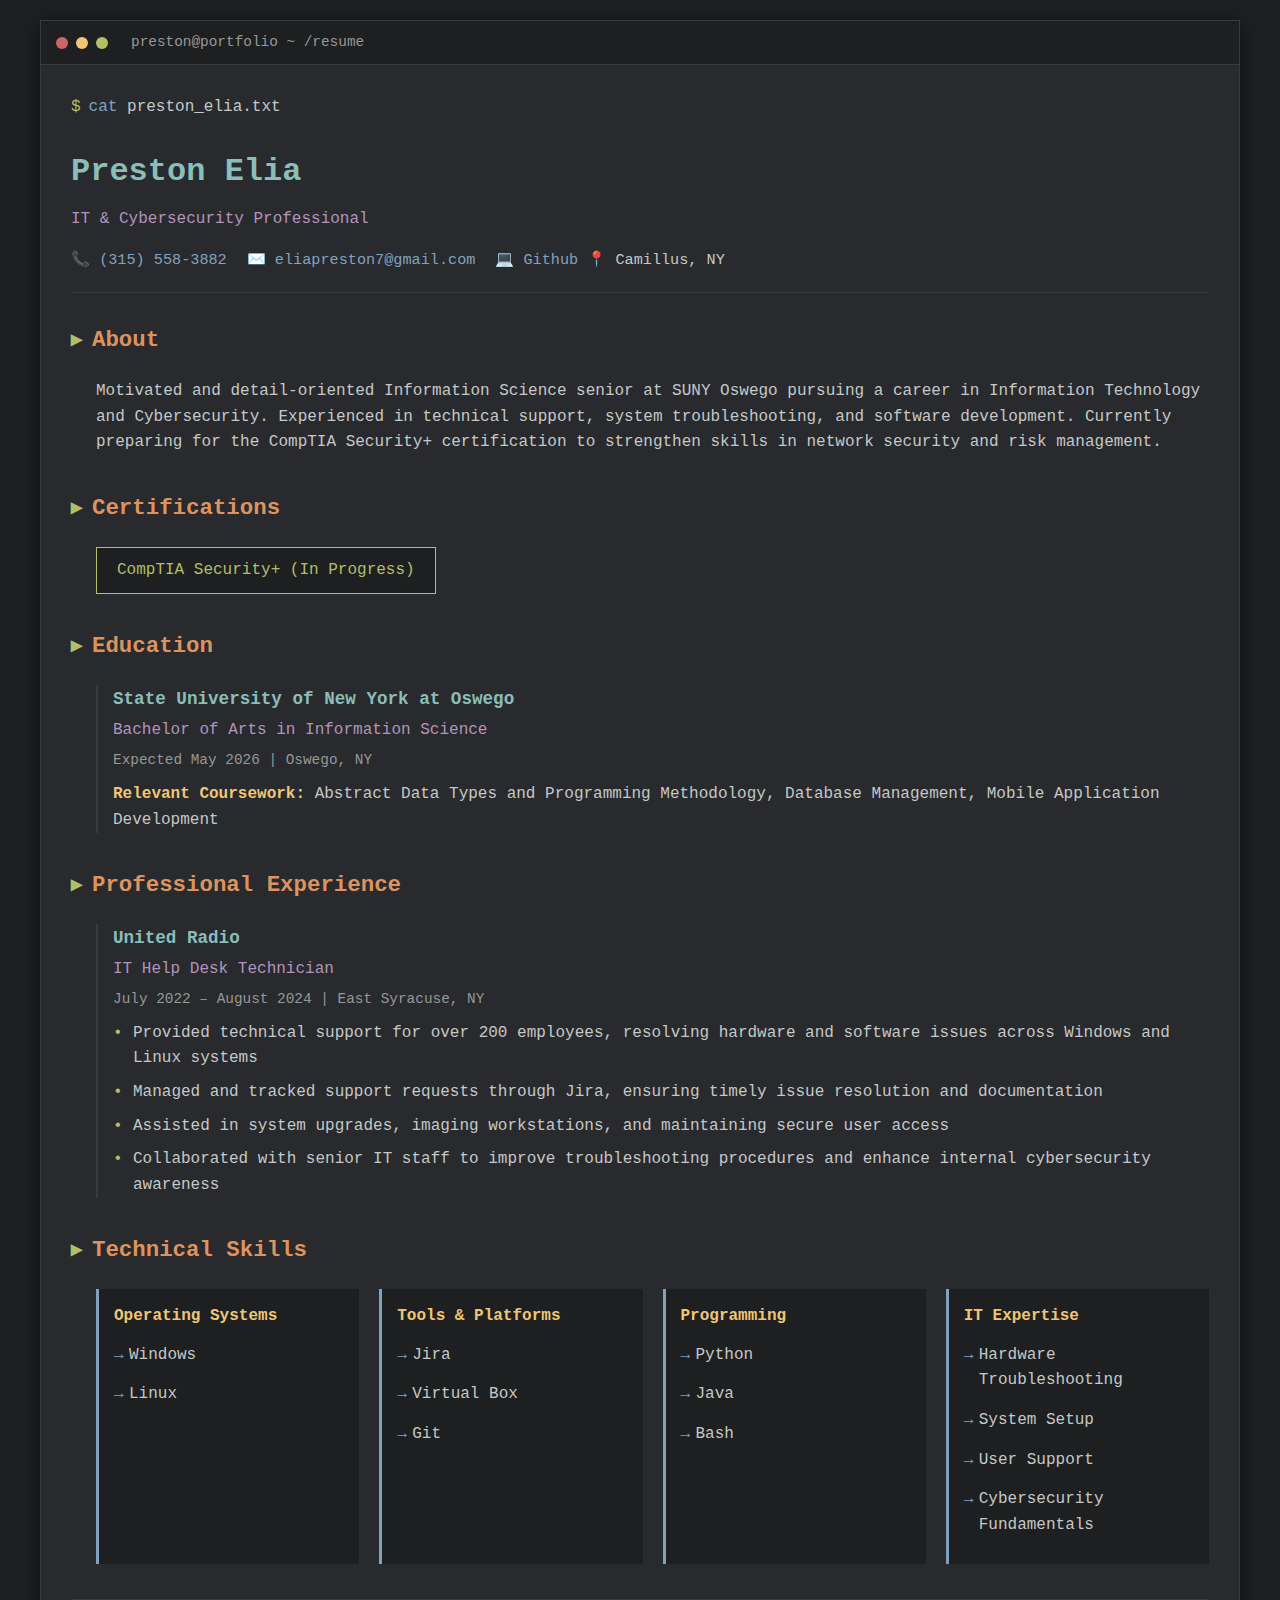
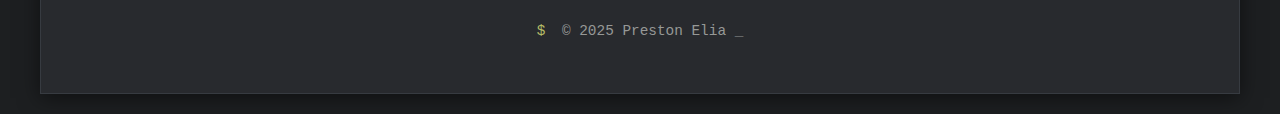
<file: index.html>
<!DOCTYPE html>
<html lang="en">
<head>
    <meta charset="UTF-8">
    <meta name="viewport" content="width=device-width, initial-scale=1.0">
    <title>Preston Elia - IT & Cybersecurity Professional</title>
    <link rel="icon" type="image/png" href="assets/tab_icon.png">
    <link rel="stylesheet" href="style.css">
</head>
<body>
    <div class="terminal">
        <div class="terminal-header">
            <span class="terminal-button btn-red"></span>
            <span class="terminal-button btn-yellow"></span>
            <span class="terminal-button btn-green"></span>
            <span class="terminal-title">preston@portfolio ~ /resume</span>
        </div>
        
        <div class="terminal-body">
            <header>
                <div><span class="prompt">$</span><span class="path">cat</span> preston_elia.txt</div>
                <br>
                <h1>Preston Elia</h1>
                <div class="subtitle">IT & Cybersecurity Professional</div>
                <div class="contact-info">
                    <span>📞 <a href="tel:3155583882">(315) 558-3882</a></span>
                    <span>✉️ <a href="mailto:eliapreston7@gmail.com">eliapreston7@gmail.com</a></span>
                    <span>💻 <a href= "https://github.com/2003pelia"> Github</a>
                    <span>📍 Camillus, NY</span>
                </div>
            </header>

            <section>
                <h2>About</h2>
                <div class="content-block">
                    <p>Motivated and detail-oriented Information Science senior at SUNY Oswego pursuing a career in Information Technology and Cybersecurity. Experienced in technical support, system troubleshooting, and software development. Currently preparing for the CompTIA Security+ certification to strengthen skills in network security and risk management.</p>
                </div>
            </section>

            <section>
                <h2>Certifications</h2>
                <div class="cert-badge">CompTIA Security+ (In Progress)</div>
            </section>

            <section>
                <h2>Education</h2>
                <div class="content-block">
                    <div class="experience-item">
                        <div class="company">State University of New York at Oswego</div>
                        <div class="job-title">Bachelor of Arts in Information Science</div>
                        <div class="date">Expected May 2026 | Oswego, NY</div>
                        <p style="margin-top: 8px;"><strong style="color: #f0c674;">Relevant Coursework:</strong> Abstract Data Types and Programming Methodology, Database Management, Mobile Application Development</p>
                    </div>
                </div>
            </section>

            <section>
                <h2>Professional Experience</h2>
                <div class="content-block">
                    <div class="experience-item">
                        <div class="company">United Radio</div>
                        <div class="job-title">IT Help Desk Technician</div>
                        <div class="date">July 2022 – August 2024 | East Syracuse, NY</div>
                        <ul>
                            <li>Provided technical support for over 200 employees, resolving hardware and software issues across Windows and Linux systems</li>
                            <li>Managed and tracked support requests through Jira, ensuring timely issue resolution and documentation</li>
                            <li>Assisted in system upgrades, imaging workstations, and maintaining secure user access</li>
                            <li>Collaborated with senior IT staff to improve troubleshooting procedures and enhance internal cybersecurity awareness</li>
                        </ul>
                    </div>


                </div>
            </section>

            <!-- <section>
                <h2>Projects</h2>
                <div class="content-block">
                    <div class="experience-item">
                        <div class="company">Project Name</div>
                        <div class="job-title">Brief Description</div>
                        <div class="date">Date</div>
                        <ul>
                            <li>Key feature or accomplishment</li>
                            <li>Technologies used</li>
                            <li>Link to GitHub or demo (optional)</li>
                        </ul>
                    </div>

                    <div class="experience-item">
                        <div class="company">Project Name</div>
                        <div class="job-title">Brief Description</div>
                        <div class="date">Date</div>
                        <ul>
                            <li>Key feature or accomplishment</li>
                            <li>Technologies used</li>
                            <li>Link to GitHub or demo (optional)</li>
                        </ul>
                    </div>
                </div>
            </section> -->

            <section>
                <h2>Technical Skills</h2>
                <div class="skills-grid">
                    <div class="skill-category">
                        <h3>Operating Systems</h3>
                        <ul class="skill-list">
                            <li>Windows</li>
                            <li>Linux</li>
                        </ul>
                    </div>
                    <div class="skill-category">
                        <h3>Tools & Platforms</h3>
                        <ul class="skill-list">
                            <li>Jira</li>
                            <li>Virtual Box</li>
                            <li>Git</li>
                        </ul>
                    </div>
                    <div class="skill-category">
                        <h3>Programming</h3>
                        <ul class="skill-list">
                            <li>Python</li>
                            <li>Java</li>
                            <li>Bash</li>
                        </ul>
                    </div>
                    <div class="skill-category">
                        <h3>IT Expertise</h3>
                        <ul class="skill-list">
                            <li>Hardware Troubleshooting</li>
                            <li>System Setup</li>
                            <li>User Support</li>
                            <li>Cybersecurity Fundamentals</li>
                        </ul>
                    </div>
                </div>
            </section>

            <footer>
                <span class="prompt">$</span> © 2025 Preston Elia <span class="blink">_</span>
            </footer>
        </div>
    </div>
</body>

</html>
</file>
<file: style.css>
* {
            margin: 0;
            padding: 0;
            box-sizing: border-box;
        }

        body {
            font-family: 'Consolas', 'Monaco', 'Courier New', monospace;
            line-height: 1.6;
            color: #c5c8c6;
            background: #1d1f21;
            padding: 20px;
        }

        .terminal {
            max-width: 1200px;
            margin: 0 auto;
            background: #282a2e;
            border: 1px solid #373b41;
            box-shadow: 0 4px 20px rgba(0,0,0,0.5);
        }

        .terminal-header {
            background: #1d1f21;
            padding: 10px 15px;
            border-bottom: 1px solid #373b41;
            display: flex;
            align-items: center;
            gap: 8px;
        }

        .terminal-button {
            width: 12px;
            height: 12px;
            border-radius: 50%;
            display: inline-block;
        }

        .btn-red { background: #cc6666; }
        .btn-yellow { background: #f0c674; }
        .btn-green { background: #b5bd68; }

        .terminal-title {
            margin-left: 15px;
            font-size: 0.9em;
            color: #969896;
        }

        .terminal-body {
            padding: 30px;
            min-height: 500px;
        }

        .prompt {
            color: #b5bd68;
            margin-right: 8px;
        }

        .path {
            color: #81a2be;
        }

        header {
            margin-bottom: 30px;
            padding-bottom: 20px;
            border-bottom: 1px solid #373b41;
        }

        h1 {
            font-size: 2em;
            color: #8abeb7;
            margin-bottom: 10px;
        }

        .subtitle {
            color: #b294bb;
            margin-bottom: 15px;
        }

        .contact-info {
            display: flex;
            gap: 20px;
            flex-wrap: wrap;
            font-size: 0.95em;
        }

        .contact-info span {
            color: #c5c8c6;
        }

        .contact-info a {
            color: #81a2be;
            text-decoration: none;
        }

        .contact-info a:hover {
            color: #b5bd68;
        }

        section {
            margin-bottom: 35px;
        }

        h2 {
            font-size: 1.4em;
            color: #de935f;
            margin-bottom: 20px;
            display: flex;
            align-items: center;
        }

        h2:before {
            content: "▸ ";
            color: #b5bd68;
            margin-right: 10px;
        }

        .content-block {
            padding-left: 25px;
            margin-bottom: 25px;
        }

        .experience-item {
            margin-bottom: 25px;
            padding-left: 15px;
            border-left: 2px solid #373b41;
        }

        .company {
            color: #8abeb7;
            font-weight: bold;
            font-size: 1.1em;
        }

        .job-title {
            color: #b294bb;
            margin: 5px 0;
        }

        .date {
            color: #969896;
            font-size: 0.9em;
            margin-bottom: 10px;
        }

        ul {
            list-style: none;
            padding-left: 0;
        }

        li {
            margin-bottom: 8px;
            color: #c5c8c6;
            padding-left: 20px;
            position: relative;
        }

        li:before {
            content: "•";
            color: #b5bd68;
            position: absolute;
            left: 0;
        }

        .skills-grid {
            display: grid;
            grid-template-columns: repeat(auto-fit, minmax(250px, 1fr));
            gap: 20px;
            padding-left: 25px;
        }

        .skill-category {
            background: #1d1f21;
            padding: 15px;
            border-left: 3px solid #81a2be;
        }

        .skill-category h3 {
            color: #f0c674;
            margin-bottom: 10px;
            font-size: 1em;
        }

        .skill-list {
            list-style: none;
            padding-left: 0;
        }

        .skill-list li {
            padding: 3px 0;
            padding-left: 15px;
        }

        .skill-list li:before {
            content: "→";
            color: #81a2be;
        }

        .cert-badge {
            display: inline-block;
            background: #1d1f21;
            color: #b5bd68;
            padding: 10px 20px;
            border: 1px solid #b5bd68;
            margin-left: 25px;
        }

        .blink {
            animation: blink 1s infinite;
        }

        @keyframes blink {
            0%, 50% { opacity: 1; }
            51%, 100% { opacity: 0; }
        }

        footer {
            text-align: center;
            color: #969896;
            padding: 20px;
            font-size: 0.9em;
            border-top: 1px solid #373b41;
            margin-top: 20px;
        }

        @media (max-width: 768px) {
            .terminal-body {
                padding: 20px 15px;
            }

            h1 {
                font-size: 1.5em;
            }

            .skills-grid {
                grid-template-columns: 1fr;
            }

            .contact-info {
                flex-direction: column;
                gap: 10px;
            }
        }
</file>
